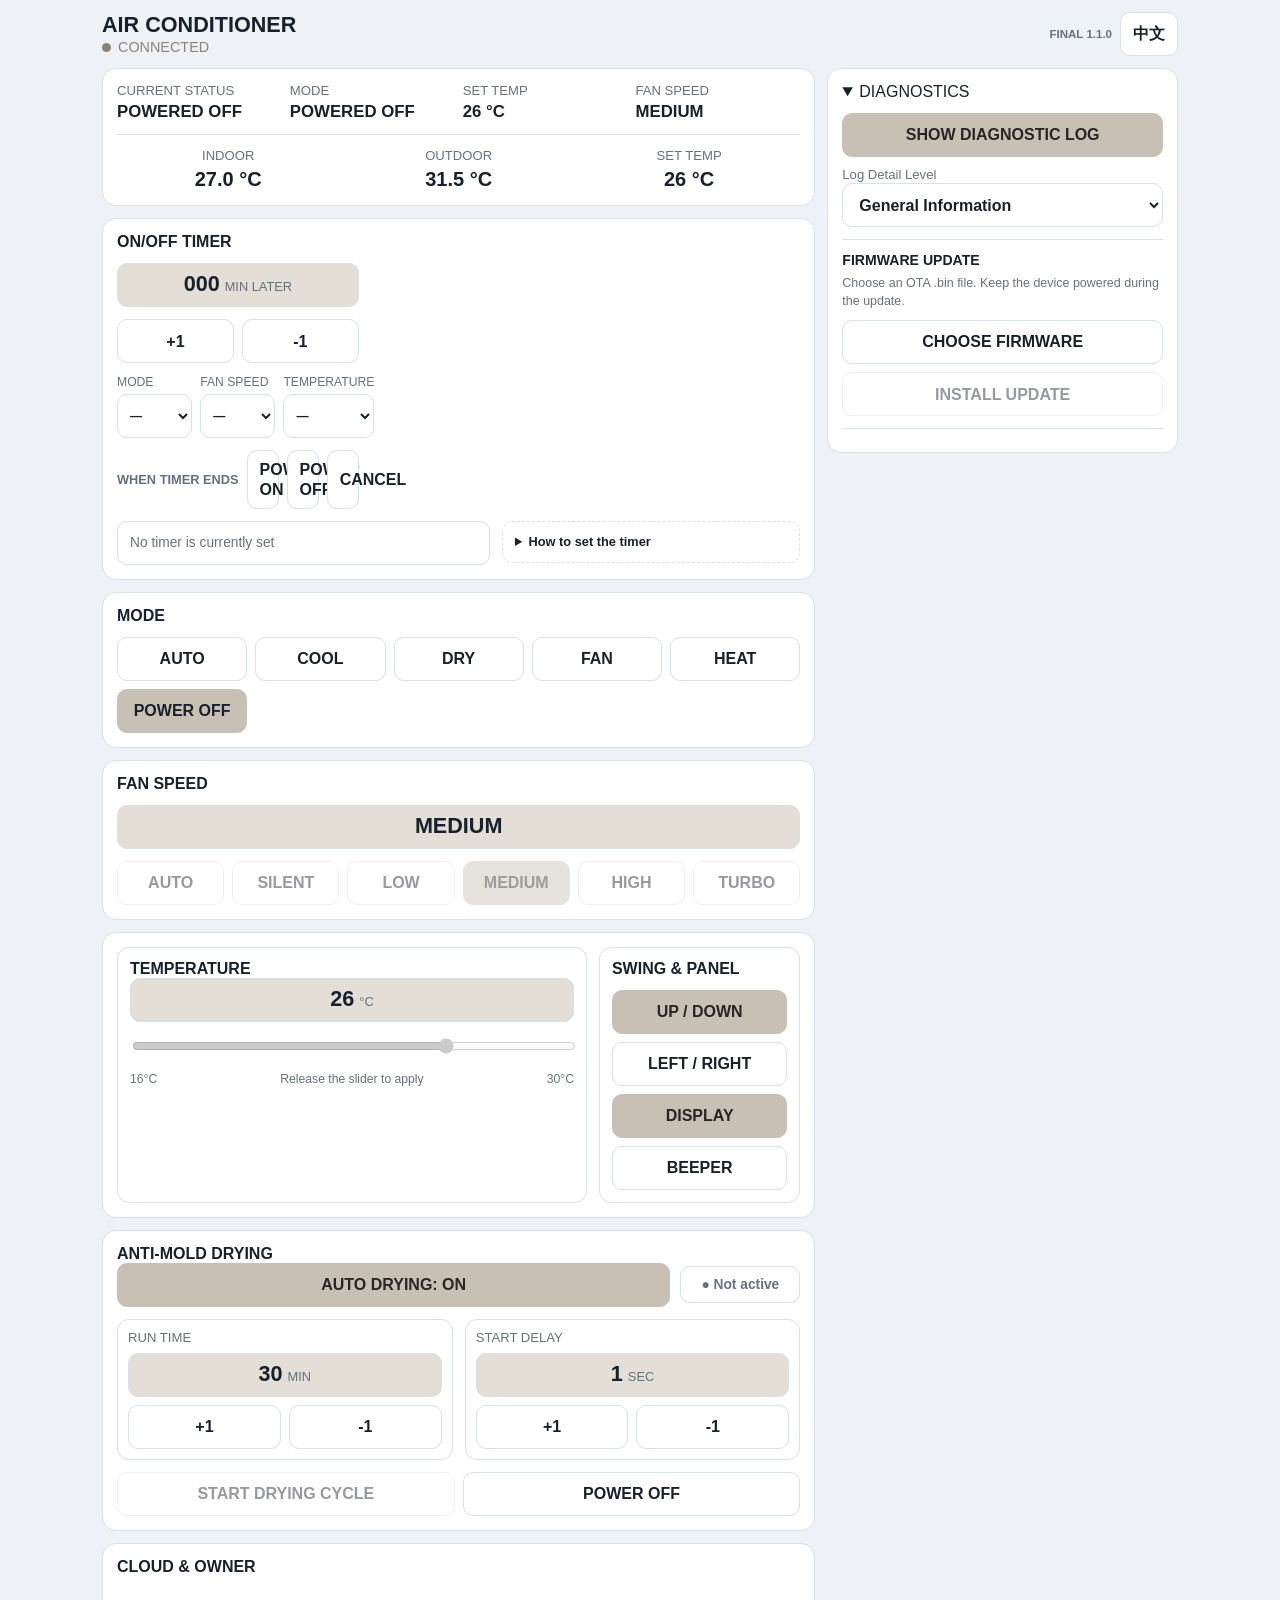
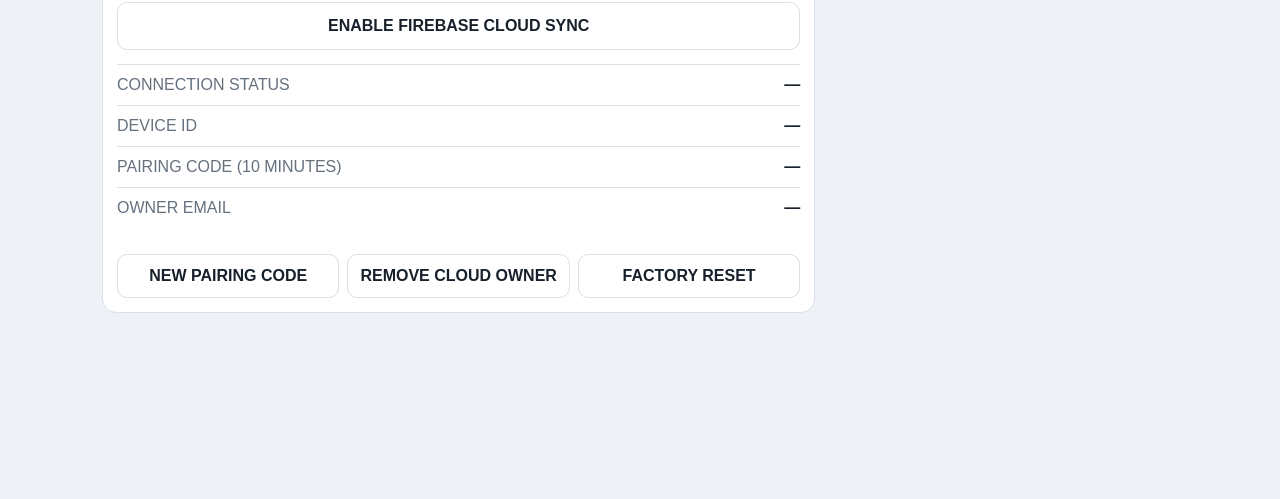
<file: firmware-source/air-conditioner-final-preview.html>
<!doctype html>
<html>
<head>
  <meta charset="utf-8">
  <title>Air Conditioner Controller FINAL Preview</title>
  <link rel="stylesheet" href="air-conditioner-final.css">
  <style>
    html.force-dark {
      color-scheme:dark;
      --bg:#080808; --card:#171717; --text:#dedbd5; --muted:#99958e;
      --line:#35322e; --panel:#24211d; --active:#625b51; --active-text:#f0ebe2;
    }
    html.force-dark button,
    html.force-dark select { background:#1c1c1c }
    html.force-dark button.active {
      background:var(--active); color:var(--active-text);
    }
  </style>
  <script>
    if (new URLSearchParams(location.search).get("theme") === "dark") {
      document.documentElement.classList.add("force-dark");
    }
    const previewClimate = {name_id:"climate-Climate",mode:"OFF",target_temperature:26,current_temperature:27,fan_mode:"MEDIUM",swing_mode:"VERTICAL"};
    const previewStreams = [];
    class MockEventSource {
      constructor() {
        this.listeners = {};
        previewStreams.push(this);
        setTimeout(() => {
          this.emit("open", {});
          [
            previewClimate,
            {name_id:"sensor-Outdoor Temperature",value:31.5},
            {name_id:"sensor-Indoor Temperature",value:27},
            {name_id:"sensor-Target Temperature",value:26},
            {name_id:"switch-Display Light",value:true},
            {name_id:"switch-Mildew Proof Auto",value:true},
            {name_id:"number-Mildew Proof Duration",value:30},
            {name_id:"number-Mildew Proof Start Delay",value:1},
            {name_id:"binary_sensor-Mildew Proof Status",value:false},
            {name_id:"binary_sensor-Mildew Proof Delay Status",value:false},
            {name_id:"text_sensor-Mildew Proof Countdown",state:""},
            {name_id:"text_sensor-Countdown Remaining",state:""},
            {name_id:"text_sensor-Countdown Status",state:"未設定"},
            {name_id:"text_sensor-Countdown Plan",state:""},
            {name_id:"select-診斷日誌等級",value:"INFO"}
          ].forEach(data => this.emit("state", {data:JSON.stringify(data)}));
        }, 30);
      }
      addEventListener(type, callback) {
        (this.listeners[type] ||= []).push(callback);
      }
      emit(type, event) {
        (this.listeners[type] || []).forEach(callback => callback(event));
      }
    }
    window.EventSource = MockEventSource;
    window.fetch = async input => {
      const url = new URL(input, location.href);
      if (url.pathname === "/climate/Climate/set") {
        for (const key of ["mode", "fan_mode", "target_temperature", "swing_mode"]) {
          if (url.searchParams.has(key)) {
            previewClimate[key] = key === "target_temperature"
              ? Number(url.searchParams.get(key))
              : url.searchParams.get(key);
          }
        }
        setTimeout(() => previewStreams.forEach(stream => stream.emit("state", {
          data: JSON.stringify(previewClimate)
        })), 20);
      }
      return {ok:true,json:async()=>previewClimate};
    };
  </script>
</head>
<body>
  <script src="air-conditioner-final.js"></script>
</body>
</html>
</file>
<file: firmware-source/air-conditioner-final.css>
:root {
  color-scheme: light dark;
  --bg:#eef2f6; --card:#fff; --text:#18212b; --muted:#66717e;
  --line:#d8e0e8; --panel:#e3ded6; --active:#c8c0b5; --active-text:#282522;
  font-family:-apple-system,BlinkMacSystemFont,"Segoe UI",sans-serif;
}
* { box-sizing:border-box }
body { margin:0; background:var(--bg); color:var(--text) }
button,select {
  min-width:0; min-height:44px; padding:9px 12px;
  border:1px solid var(--line); border-radius:10px;
  background:var(--card); color:var(--text);
  font:inherit; font-weight:650; line-height:1.2;
  overflow-wrap:normal; word-break:keep-all;
}
button.active { border-color:var(--active); background:var(--active); color:var(--active-text) }
button.danger { color:#b3261e }
button:active { transform:translateY(1px) }
button:disabled { opacity:.45 }
#app { width:min(1100px,100%); margin:auto; padding:12px }
header { display:flex; align-items:center; justify-content:space-between; gap:10px; margin-bottom:12px }
.mobile-tabs { display:none }
.header-actions { display:flex; align-items:center; gap:8px }
h1,h2 { margin:0; font-weight:750 }
h1 { font-size:1.35rem } h2 { font-size:1rem }
h3 { margin:0; font-size:.88rem; font-weight:750 }
.version { color:var(--muted); font-size:.72rem; font-weight:650 }
.connected { color:#8c8378; font-size:.9rem }
.connected::before {
  display:inline-block; width:9px; height:9px; margin-right:7px;
  border-radius:50%; background:currentColor; content:"";
}
.connected.offline { color:#b3261e }
.grid { display:grid; grid-template-columns:repeat(3,minmax(0,1fr)); gap:12px }
.card { min-width:0; padding:14px; border:1px solid var(--line); border-radius:14px; background:var(--card) }
.card > * + * { margin-top:12px }
.wide { grid-column:1 / span 2 }
.current-status { display:grid; grid-template-columns:repeat(4,minmax(0,1fr)); gap:8px; padding-bottom:12px; border-bottom:1px solid var(--line) }
.readings { display:grid; grid-template-columns:repeat(3,minmax(0,1fr)); gap:8px; text-align:center }
.label { color:var(--muted); font-size:.82rem }
.readings .label {
  display:flex; min-height:1.25em; align-items:flex-end; justify-content:center;
  line-height:1.2; white-space:nowrap;
}
.status-value { margin-top:4px; font-size:1.05rem; font-weight:750 }
.reading { margin-top:5px; font-size:1.25rem; font-weight:750 }
.power-timer { display:grid; grid-template-columns:minmax(150px,.72fr) minmax(0,1.28fr); gap:12px; align-items:stretch }
.control-group { display:flex; min-width:0; flex-direction:column; gap:12px }
.power-box {
  display:grid; grid-template-columns:1fr;
  grid-template-rows:repeat(3,minmax(44px,auto)); gap:8px;
  padding:8px; border:1px solid var(--line); border-radius:12px; background:var(--panel);
}
.display {
  display:flex; align-items:baseline; justify-content:center; gap:5px;
  min-height:44px; height:44px; padding:9px 12px; border:1px solid var(--line);
  border-radius:10px; background:var(--panel); font-size:1.35rem;
  font-weight:750; line-height:1; font-variant-numeric:tabular-nums;
}
.display small { color:var(--muted); font-size:.8rem; font-weight:500 }
.power-box button,
.toggle-grid button,
.diagnostic-controls button,
.display { min-height:44px }
.toggle-grid button,
.diagnostic-controls button,
.display { height:44px }
.timer-step { display:grid; grid-template-columns:repeat(2,minmax(0,1fr)); gap:8px }
.timer-adjust,.mildew-adjust { height:44px; touch-action:none; user-select:none }
.power-timer-footer {
  display:grid; grid-template-columns:minmax(0,1fr) minmax(260px,.8fr);
  gap:12px; align-items:start; margin-top:12px;
}
.timer-preview {
  min-height:44px; display:flex; align-items:center; padding:9px 12px;
  border:1px solid var(--line); border-radius:10px; color:var(--muted);
  font-size:.86rem; line-height:1.45; white-space:pre-line;
}
.temp-swing-row { display:grid; grid-template-columns:minmax(0,7fr) minmax(160px,3fr); gap:12px; align-items:stretch }
.temperature-column,.swing-column { min-width:0; padding:12px; border:1px solid var(--line); border-radius:12px }
.swing-panel { display:grid; grid-template-columns:1fr; gap:8px; margin-top:12px }
.swing-panel button { width:100%; padding-inline:10px }
.mildew-banner {
  border:1px solid var(--active); border-radius:14px; background:var(--panel);
  color:var(--active-text); padding:15px; text-align:center;
}
.mildew-banner[hidden] { display:none !important }
#mildew-banner-title { font-size:1.08rem; font-weight:750 }
#mildew-banner-time { margin:4px 0; font-size:2rem; font-weight:800; font-variant-numeric:tabular-nums }
#mildew-banner-detail { font-size:.84rem }
.mildew-column { min-width:0 }
.mildew-header-row { display:grid; grid-template-columns:minmax(220px,1fr) auto; gap:10px; align-items:center }
.mildew-toggle { width:100%; text-align:center }
.mildew-status {
  min-width:120px; padding:10px 12px; border:1px solid var(--line); border-radius:10px;
  color:var(--muted); font-size:.86rem; font-weight:700; text-align:center; white-space:pre-line;
}
.mildew-params { display:grid; grid-template-columns:repeat(2,minmax(0,1fr)); gap:12px; margin-top:12px }
.mildew-param { min-width:0; padding:10px; border:1px solid var(--line); border-radius:12px }
.mildew-param .display { width:100%; margin-top:8px }
.mildew-time-buttons { display:grid; grid-template-columns:repeat(2,minmax(0,1fr)); gap:8px; margin-top:8px }
.mildew-actions { display:grid; grid-template-columns:repeat(2,minmax(0,1fr)); gap:8px; margin-top:12px }
.requirements-note {
  padding:10px 12px; border:1px dashed var(--line); border-radius:10px;
  color:var(--muted); font-size:.8rem; line-height:1.55;
}
.requirements-note summary { cursor:pointer; color:var(--text); font-weight:700 }
.requirements-note code { font-family:ui-monospace,SFMono-Regular,Consolas,monospace }
.timer-action-group { display:flex; align-items:center; gap:8px }
.timer-action-label { flex:0 0 auto; color:var(--muted); font-size:.8rem; font-weight:650; white-space:nowrap }
.timer-actions { display:grid; min-width:0; flex:1; grid-template-columns:repeat(3,minmax(0,1fr)); gap:8px }
.timer-actions button { height:auto; min-height:44px; white-space:normal }
.timer-settings { display:grid; grid-template-columns:repeat(3,minmax(0,1fr)); gap:8px }
.timer-settings label { display:grid; gap:5px; color:var(--muted); font-size:.76rem }
.timer-settings select { min-width:0; min-height:44px; border:1px solid var(--line); border-radius:10px; padding:0 8px; color:var(--text); background:var(--surface) }
.choice-grid { display:grid; gap:8px }
.choice-grid button { min-width:0; overflow-wrap:normal; word-break:keep-all }
.choice-grid button.mode-off { color:var(--danger) }
.mode-grid { grid-template-columns:repeat(5,minmax(0,1fr)) }
.fan-grid { grid-template-columns:repeat(6,minmax(0,1fr)) }
.temperature-slider input { width:100%; min-height:44px; accent-color:var(--active) }
.slider-scale { display:grid; grid-template-columns:auto 1fr auto; gap:8px; color:var(--muted); font-size:.76rem; text-align:center }
.diagnostic-card {
  grid-column:3; grid-row:1 / span 20; align-self:start; position:sticky;
  top:12px; overflow:hidden;
}
.cloud-card { display:grid; gap:14px }
.cloud-toggle { min-height:48px }
.cloud-details { display:grid; gap:0; margin:0 }
.cloud-details div { display:grid; grid-template-columns:minmax(120px,1fr) minmax(0,1.4fr); gap:12px; padding:11px 0; border-top:1px solid var(--line) }
.cloud-details dt { color:var(--muted) }
.cloud-details dd { min-width:0; margin:0; overflow-wrap:anywhere; font-weight:650; text-align:right }
.cloud-actions { display:grid; grid-template-columns:repeat(3,minmax(0,1fr)); gap:8px }
.cloud-actions .danger { color:var(--danger) }
.diagnostic-controls { display:grid; grid-template-columns:minmax(0,1fr); gap:8px }
.diagnostic-controls > *,.diagnostic-controls label,.diagnostic-controls select { min-width:0; max-width:100%; width:100% }
.firmware-update {
  margin-top:12px; padding-top:12px; border-top:1px solid var(--line);
}
.firmware-update p {
  margin:6px 0 10px; color:var(--muted); font-size:.78rem; line-height:1.45;
}
#firmware-form { display:grid; grid-template-columns:minmax(0,1fr); gap:8px }
.firmware-picker {
  display:flex; min-width:0; min-height:44px; align-items:center; justify-content:center;
  padding:9px 12px; overflow:hidden; border:1px solid var(--line); border-radius:10px;
  background:var(--card); color:var(--text); cursor:pointer; font-weight:650;
  text-align:center;
}
.firmware-picker input {
  position:absolute; width:1px; height:1px; overflow:hidden;
  clip:rect(0 0 0 0); clip-path:inset(50%); white-space:nowrap;
}
#firmware-file-label {
  max-width:100%; overflow:hidden; text-overflow:ellipsis; white-space:nowrap;
}
#firmware-submit { width:100%; min-height:44px; height:auto }
#logs {
  max-height:230px; overflow:auto; padding-top:9px; border-top:1px solid var(--line);
  color:var(--muted); font:.78rem ui-monospace,SFMono-Regular,Consolas,monospace;
  white-space:pre-wrap; overflow-wrap:anywhere;
}
.status-line { min-height:1.3em; color:var(--muted); font-size:.86rem }
.status-line.error { color:#b3261e }
@media (prefers-color-scheme:dark) {
  :root {
    --bg:#080808; --card:#171717; --text:#dedbd5; --muted:#99958e;
    --line:#35322e; --panel:#24211d; --active:#625b51; --active-text:#f0ebe2;
  }
  button,select { background:#1c1c1c }
  button.active { box-shadow:inset 0 0 0 1px rgba(255,255,255,.06) }
}
@media (max-width:760px) {
  #app { padding:9px }
  .grid { grid-template-columns:1fr 1fr }
  .wide { grid-column:1 / -1 }
  .power-timer { grid-template-columns:1fr }
  .power-box {
    grid-template-columns:repeat(3,minmax(0,1fr));
    grid-template-rows:minmax(52px,auto);
  }
  .power-box button { height:auto; min-height:52px; padding:9px 7px; white-space:normal }
  .power-timer-footer { grid-template-columns:1fr }
  .temp-swing-row { grid-template-columns:minmax(0,7fr) minmax(150px,3fr) }
  .mildew-header-row { grid-template-columns:1fr }
  .mode-grid,.fan-grid { grid-template-columns:repeat(3,minmax(0,1fr)) }
  .diagnostic-card { grid-column:1 / -1; grid-row:auto; position:static }
}
@media (max-width:520px) {
  .grid { grid-template-columns:1fr }
  .wide { grid-column:auto }
  .current-status { grid-template-columns:1fr 1fr }
  .readings { grid-template-columns:repeat(3,1fr) }
  .timer-action-group { align-items:stretch; flex-direction:column }
  .timer-settings { grid-template-columns:1fr }
  .cloud-actions { grid-template-columns:1fr }
  .timer-action-label { align-self:flex-start }
  .timer-actions button { min-height:52px; padding-inline:7px }
  .mode-grid,.fan-grid { grid-template-columns:repeat(2,minmax(0,1fr)) }
  .temp-swing-row { grid-template-columns:1fr }
  .mildew-params { grid-template-columns:1fr }
}
.mobile-layout .mobile-tabs {
  position:sticky; top:0; z-index:20; display:grid;
  grid-template-columns:repeat(3,minmax(0,1fr)); gap:6px;
  margin:0 0 10px; padding:6px; border:1px solid var(--line);
  border-radius:13px; background:var(--card);
}
.mobile-layout .mobile-tabs button {
  min-height:48px; height:auto; padding:8px 5px; font-size:.76rem; white-space:normal;
}
.mobile-layout[data-mobile-tab="main"] [data-mobile-panel]:not([data-mobile-panel~="main"]),
.mobile-layout[data-mobile-tab="advanced"] [data-mobile-panel]:not([data-mobile-panel~="advanced"]),
.mobile-layout[data-mobile-tab="system"] [data-mobile-panel]:not([data-mobile-panel~="system"]) {
  display:none !important;
}
.mobile-layout .status-extra,
.mobile-layout .reading-target { display:none !important }
.mobile-layout .current-status { grid-template-columns:repeat(2,minmax(0,1fr)) }
.mobile-layout .readings { grid-template-columns:repeat(2,minmax(0,1fr)) }
.mobile-layout .choice-grid button { min-height:52px; height:auto }
.mobile-layout .status-card { order:0 }
.mobile-layout .mildew-banner { order:1 }
.mobile-layout .power-timer-card { order:2 }
.mobile-layout .temp-swing-card { order:3 }
.mobile-layout .mode-card { order:4 }
.mobile-layout .fan-card { order:5 }
.mobile-layout .mildew-card { order:6 }
.mobile-layout .diagnostic-card { order:7 }
.mobile-layout .power-timer,
.mobile-layout .temp-swing-row { grid-template-columns:1fr }
</file>
